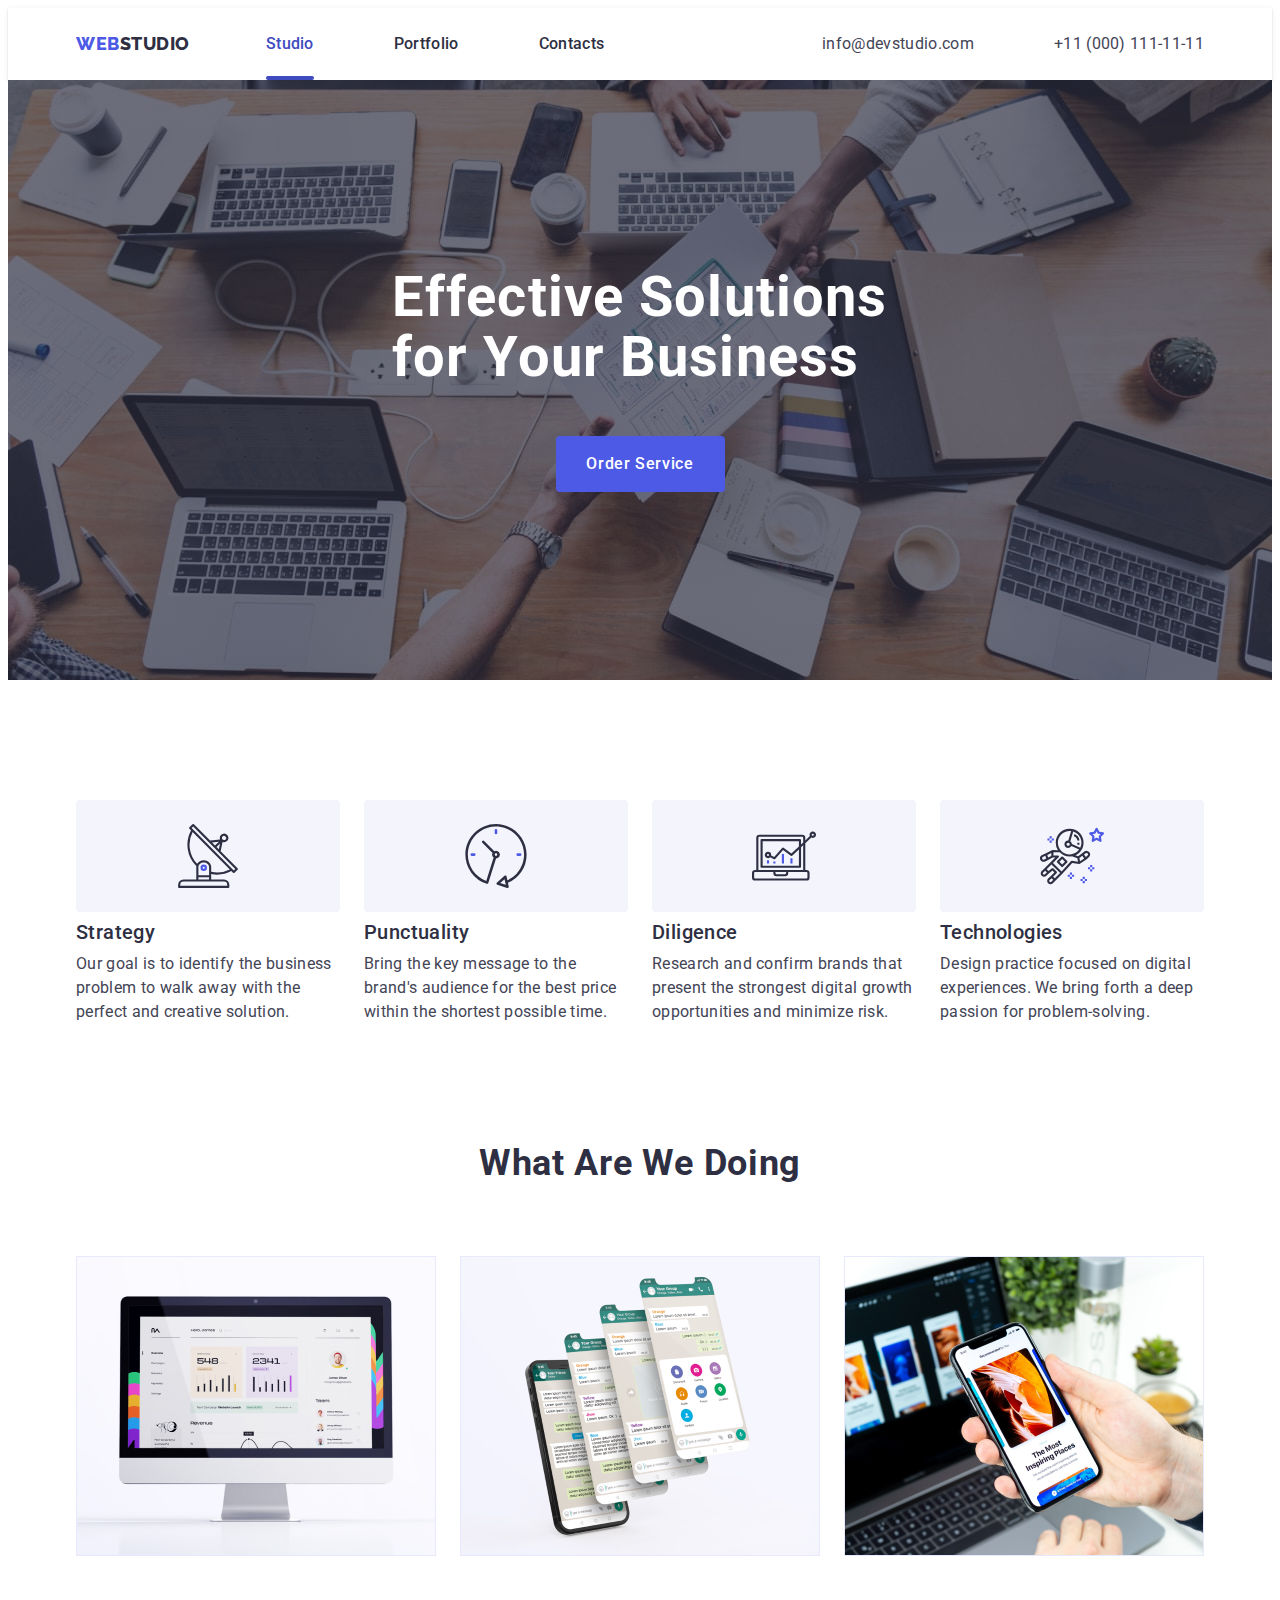
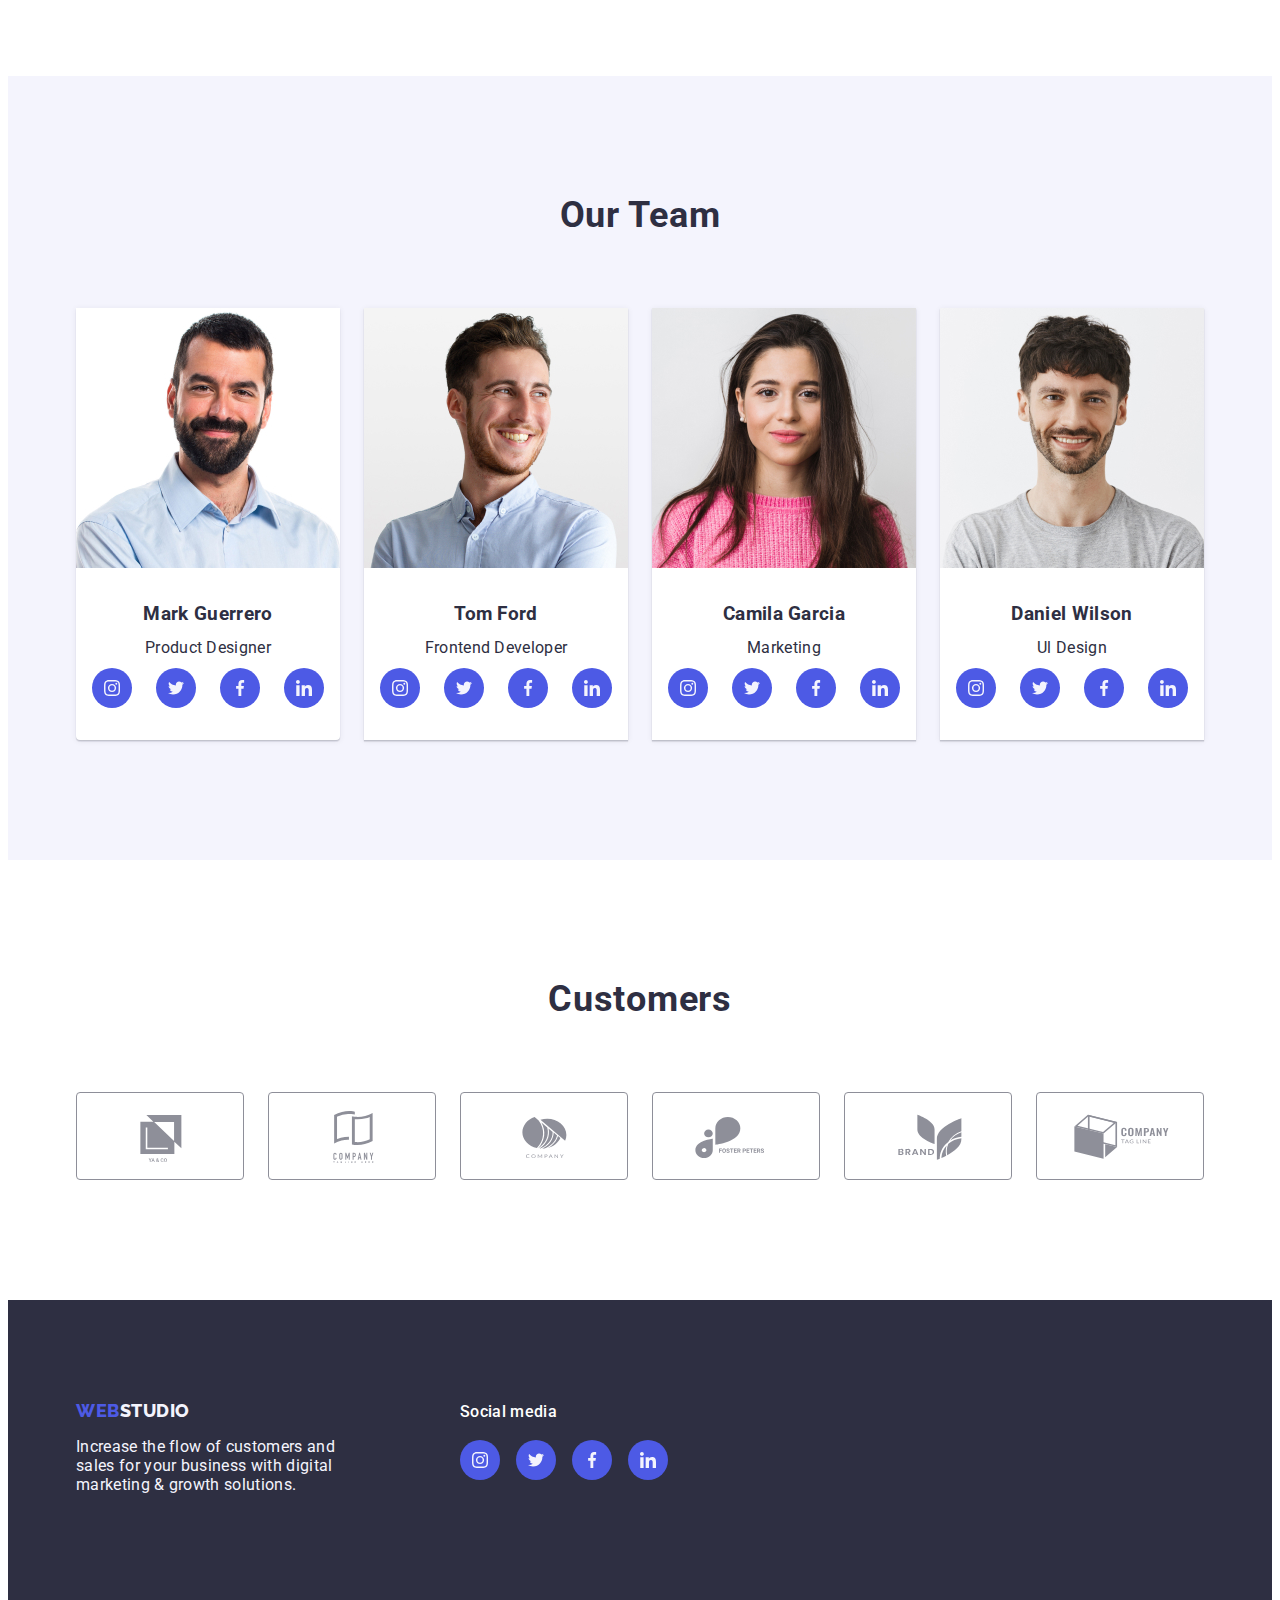
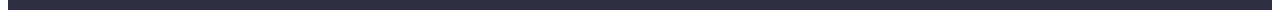
<file: index.html>
<!DOCTYPE html>
<html lang="en">
  <head>
    <meta charset="UTF-8" />
    <meta http-equiv="X-UA-Compatible" content="IE=edge" />
    <meta name="viewport" content="width=device-width, initial-scale=1.0" />
    <title>Document</title>
    <link rel="preconnect" href="https://fonts.googleapis.com" />
    <link rel="preconnect" href="https://fonts.gstatic.com" crossorigin />
    <link
      href="https://fonts.googleapis.com/css2?family=Raleway:wght@800&family=Roboto:wght@400;500;700&display=swap"
      rel="stylesheet"
    />
    <link
      rel="stylesheet"
      href="https://cdnjs.cloudflare.com/ajax/libs/modern-normalize/2.0.0/modern-normalize.min.css"
      integrity="sha512-4xo8blKMVCiXpTaLzQSLSw3KFOVPWhm/TRtuPVc4WG6kUgjH6J03IBuG7JZPkcWMxJ5huwaBpOpnwYElP/m6wg=="
      crossorigin="anonymous"
      referrerpolicy="no-referrer"
    />
    <link rel="stylesheet" href="./css/stryles.css" />
  </head>
  <body>
    <header class="header">
      <div class="header-container container">
        <nav class="page-nav">
          <a href="./index.html" class="link logo"
            >Web<span class="link accent">Studio</span></a
          >
          <ul class="list menu">
            <li class="item">
              <a href="./index.html" class="link active list">Studio</a>
            </li>
            <li class="item">
              <a href="./portfolio.html" class="link list">Portfolio</a>
            </li>
            <li class="item"><a href="" class="link list">Contacts</a></li>
          </ul>
        </nav>
        <address class="contacts">
          <ul class="list contacts">
            <li class="item">
              <a href="mailto:info@devstudio.com" class="link contacts"
                >info@devstudio.com</a
              >
            </li>
            <li class="item">
              <a href="tel:+110001111111" class="link contacts"
                >+11 (000) 111-11-11</a
              >
            </li>
          </ul>
        </address>
      </div>
    </header>
    <main>
      <section class="first-section">
        <div class="fsection-container container">
          <h1 class="headline">Effective Solutions for Your Business</h1>
          <button type="button" class="button" data-modal-open>
            Order Service
          </button>
        </div>
      </section>
      <section class="second-section">
        <div class="container">
          <h2 class="visually-hidden">Advantages</h2>
          <ul class="list desc">
            <li class="desc-items">
              <div class="icon-container">
                <svg class="advantages-icons" width="64" height="64">
                  <use href="./images/icons.svg#antenna"></use>
                </svg>
              </div>
              <h3 class="subtitle">Strategy</h3>
              <p class="text">
                Our goal is to identify the business problem to walk away with
                the perfect and creative solution.
              </p>
            </li>
            <li class="desc-items">
              <div class="icon-container">
                <svg class="advantages-icons" width="64" height="64">
                  <use href="./images/icons.svg#clock"></use>
                </svg>
              </div>
              <h3 class="subtitle">Punctuality</h3>
              <p class="text">
                Bring the key message to the brand's audience for the best price
                within the shortest possible time.
              </p>
            </li>
            <li class="desc-items">
              <div class="icon-container">
                <svg class="advantages-icons" width="64" height="64">
                  <use href="./images/icons.svg#diagram"></use>
                </svg>
              </div>
              <h3 class="subtitle">Diligence</h3>
              <p class="text">
                Research and confirm brands that present the strongest digital
                growth opportunities and minimize risk.
              </p>
            </li>
            <li class="desc-items">
              <div class="icon-container">
                <svg class="advantages-icons" width="64" height="64">
                  <use href="./images/icons.svg#astronaut"></use>
                </svg>
              </div>
              <h3 class="subtitle">Technologies</h3>
              <p class="text">
                Design practice focused on digital experiences. We bring forth a
                deep passion for problem-solving.
              </p>
            </li>
          </ul>
        </div>
      </section>
      <section class="third-section">
        <div class="ssection-container container">
          <h2 class="section-title">What are we doing</h2>
          <ul class="list doing">
            <li class="doing-img">
              <img
                src="./images/section2/photo1.jpg"
                alt="diagrams"
                width="360"
                height="300"
              />
            </li>
            <li class="doing-img">
              <img
                src="./images/section2/photo2.jpg"
                alt="group chat"
                width="360"
                height="300"
              />
            </li>
            <li class="doing-img">
              <img
                src="./images/section2/photo3.jpg"
                alt="recommendations"
                width="360"
                height="300"
              />
            </li>
          </ul>
        </div>
      </section>
      <section class="fourth-section">
        <div class="container">
          <h2 class="section-title">Our Team</h2>
          <ul class="list team">
            <li class="team-member">
              <img
                src="./images/section3/Mark.jpg"
                alt="Product Designer"
                width="264"
                height="260"
              />
              <div class="card-content">
                <h3 class="team-subtitle">Mark Guerrero</h3>
                <p class="team-text">Product Designer</p>
                <ul class="social list">
                  <li class="social-item">
                    <a href="" class="social-ref">
                      <svg class="social-icons" width="16" height="16">
                        <use href="./images/icons.svg#instagram"></use>
                      </svg>
                    </a>
                  </li>
                  <li class="social-item">
                    <a href="" class="social-ref">
                      <svg class="social-icons" width="16" height="16">
                        <use href="./images/icons.svg#twitter"></use>
                      </svg>
                    </a>
                  </li>
                  <li class="social-item">
                    <a href="" class="social-ref">
                      <svg class="social-icons" width="16" height="16">
                        <use href="./images/icons.svg#facebook"></use>
                      </svg>
                    </a>
                  </li>
                  <li class="social-item">
                    <a href="" class="social-ref">
                      <svg class="social-icons" width="16" height="16">
                        <use href="./images/icons.svg#linkedin"></use>
                      </svg>
                    </a>
                  </li>
                </ul>
              </div>
            </li>
            <li class="team-member">
              <img
                src="./images/section3/Tom.jpg"
                alt="Frontend Developer"
                width="264"
                height="260"
              />
              <div class="card-content">
                <h3 class="team-subtitle">Tom Ford</h3>
                <p class="team-text">Frontend Developer</p>
                <ul class="social list">
                  <li class="social-item">
                    <a href="" class="social-ref">
                      <svg class="social-icons" width="16" height="16">
                        <use href="./images/icons.svg#instagram"></use>
                      </svg>
                    </a>
                  </li>
                  <li class="social-item">
                    <a href="" class="social-ref">
                      <svg class="social-icons" width="16" height="16">
                        <use href="./images/icons.svg#twitter"></use>
                      </svg>
                    </a>
                  </li>
                  <li class="social-item">
                    <a href="" class="social-ref">
                      <svg class="social-icons" width="16" height="16">
                        <use href="./images/icons.svg#facebook"></use>
                      </svg>
                    </a>
                  </li>
                  <li class="social-item">
                    <a href="" class="social-ref">
                      <svg class="social-icons" width="16" height="16">
                        <use href="./images/icons.svg#linkedin"></use>
                      </svg>
                    </a>
                  </li>
                </ul>
              </div>
            </li>
            <li class="team-member">
              <img
                src="./images/section3/Camila.jpg"
                alt="Marketing"
                width="264"
                height="260"
              />
              <div class="card-content">
                <h3 class="team-subtitle">Camila Garcia</h3>
                <p class="team-text">Marketing</p>
                <ul class="social list">
                  <li class="social-item">
                    <a href="" class="social-ref">
                      <svg class="social-icons" width="16" height="16">
                        <use href="./images/icons.svg#instagram"></use>
                      </svg>
                    </a>
                  </li>
                  <li class="social-item">
                    <a href="" class="social-ref">
                      <svg class="social-icons" width="16" height="16">
                        <use href="./images/icons.svg#twitter"></use>
                      </svg>
                    </a>
                  </li>
                  <li class="social-item">
                    <a href="" class="social-ref">
                      <svg class="social-icons" width="16" height="16">
                        <use href="./images/icons.svg#facebook"></use>
                      </svg>
                    </a>
                  </li>
                  <li class="social-item">
                    <a href="" class="social-ref">
                      <svg class="social-icons" width="16" height="16">
                        <use href="./images/icons.svg#linkedin"></use>
                      </svg>
                    </a>
                  </li>
                </ul>
              </div>
            </li>
            <li class="team-member">
              <img
                src="./images/section3/Daniel.jpg"
                alt="UI Designer"
                width="264"
                height="260"
              />
              <div class="card-content">
                <h3 class="team-subtitle">Daniel Wilson</h3>
                <p class="team-text">Ul Design</p>
                <ul class="social list">
                  <li class="social-item">
                    <a href="" class="social-ref">
                      <svg class="social-icons" width="16" height="16">
                        <use href="./images/icons.svg#instagram"></use>
                      </svg>
                    </a>
                  </li>
                  <li class="social-item">
                    <a href="" class="social-ref">
                      <svg class="social-icons" width="16" height="16">
                        <use href="./images/icons.svg#twitter"></use>
                      </svg>
                    </a>
                  </li>
                  <li class="social-item">
                    <a href="" class="social-ref">
                      <svg class="social-icons" width="16" height="16">
                        <use href="./images/icons.svg#facebook"></use>
                      </svg>
                    </a>
                  </li>
                  <li class="social-item">
                    <a href="" class="social-ref">
                      <svg class="social-icons" width="16" height="16">
                        <use href="./images/icons.svg#linkedin"></use>
                      </svg>
                    </a>
                  </li>
                </ul>
              </div>
            </li>
          </ul>
        </div>
      </section>
      <!-- Пятая секция -->
      <section class="fifth-section">
        <div class="container">
          <h2 class="section-title">Customers</h2>
          <ul class="list custumers">
            <li class="customers-pt">
              <a href="" class="customers-ref">
                <svg class="customers-item" width="104" height="56">
                  <use href="./images/icons.svg#Logo"></use>
                </svg>
              </a>
            </li>
            <li class="customers-pt">
              <a href="" class="customers-ref">
                <svg class="customers-item" width="104" height="56">
                  <use href="./images/icons.svg#Logo-1"></use>
                </svg>
              </a>
            </li>
            <li class="customers-pt">
              <a href="" class="customers-ref">
                <svg class="customers-item" width="104" height="56">
                  <use href="./images/icons.svg#Logo-2"></use>
                </svg>
              </a>
            </li>
            <li class="customers-pt">
              <a href="" class="customers-ref">
                <svg class="customers-item" width="104" height="56">
                  <use href="./images/icons.svg#Logo-3"></use>
                </svg>
              </a>
            </li>
            <li class="customers-pt">
              <a href="" class="customers-ref">
                <svg class="customers-item" width="104" height="56">
                  <use href="./images/icons.svg#Logo-4"></use>
                </svg>
              </a>
            </li>
            <li class="customers-pt">
              <a href="" class="customers-ref">
                <svg class="customers-item" width="104" height="56">
                  <use href="./images/icons.svg#Logo-5"></use>
                </svg>
              </a>
            </li>
          </ul>
        </div>
      </section>
    </main>
    <footer class="footer">
      <div class="footer-container container">
        <div class="first-block">
          <a href="./index.html" class="link logo"
            >Web<span class="link alt">Studio</span></a
          >
          <p class="footer-text">
            Increase the flow of customers and sales for your business with
            digital marketing & growth solutions.
          </p>
        </div>
        <div class="second-block">
          <p class="footer-title">Social media</p>
          <ul class="footer-social list">
            <li class="social-item">
              <a href="" class="fsocial-ref">
                <svg class="social-icons" width="24" height="24">
                  <use href="./images/icons.svg#instagram"></use>
                </svg>
              </a>
            </li>
            <li class="social-item">
              <a href="" class="fsocial-ref">
                <svg class="social-icons" width="24" height="24">
                  <use href="./images/icons.svg#twitter"></use>
                </svg>
              </a>
            </li>
            <li class="social-item">
              <a href="" class="fsocial-ref">
                <svg class="social-icons" width="24" height="24">
                  <use href="./images/icons.svg#facebook"></use>
                </svg>
              </a>
            </li>
            <li class="social-item">
              <a href="" class="fsocial-ref">
                <svg class="social-icons" width="24" height="24">
                  <use href="./images/icons.svg#linkedin"></use>
                </svg>
              </a>
            </li>
          </ul>
        </div>
      </div>
    </footer>
    <div class="backdrop is-hidden" data-modal>
      <div class="modal">
        <button type="button" class="closer" data-modal-close>
          <svg class="close" width="8" height="8">
            <use href="./images/icons.svg#close"></use>
          </svg>
        </button>
      </div>
    </div>
    <script src="./js/modal.js"></script>
  </body>
</html>
</file>
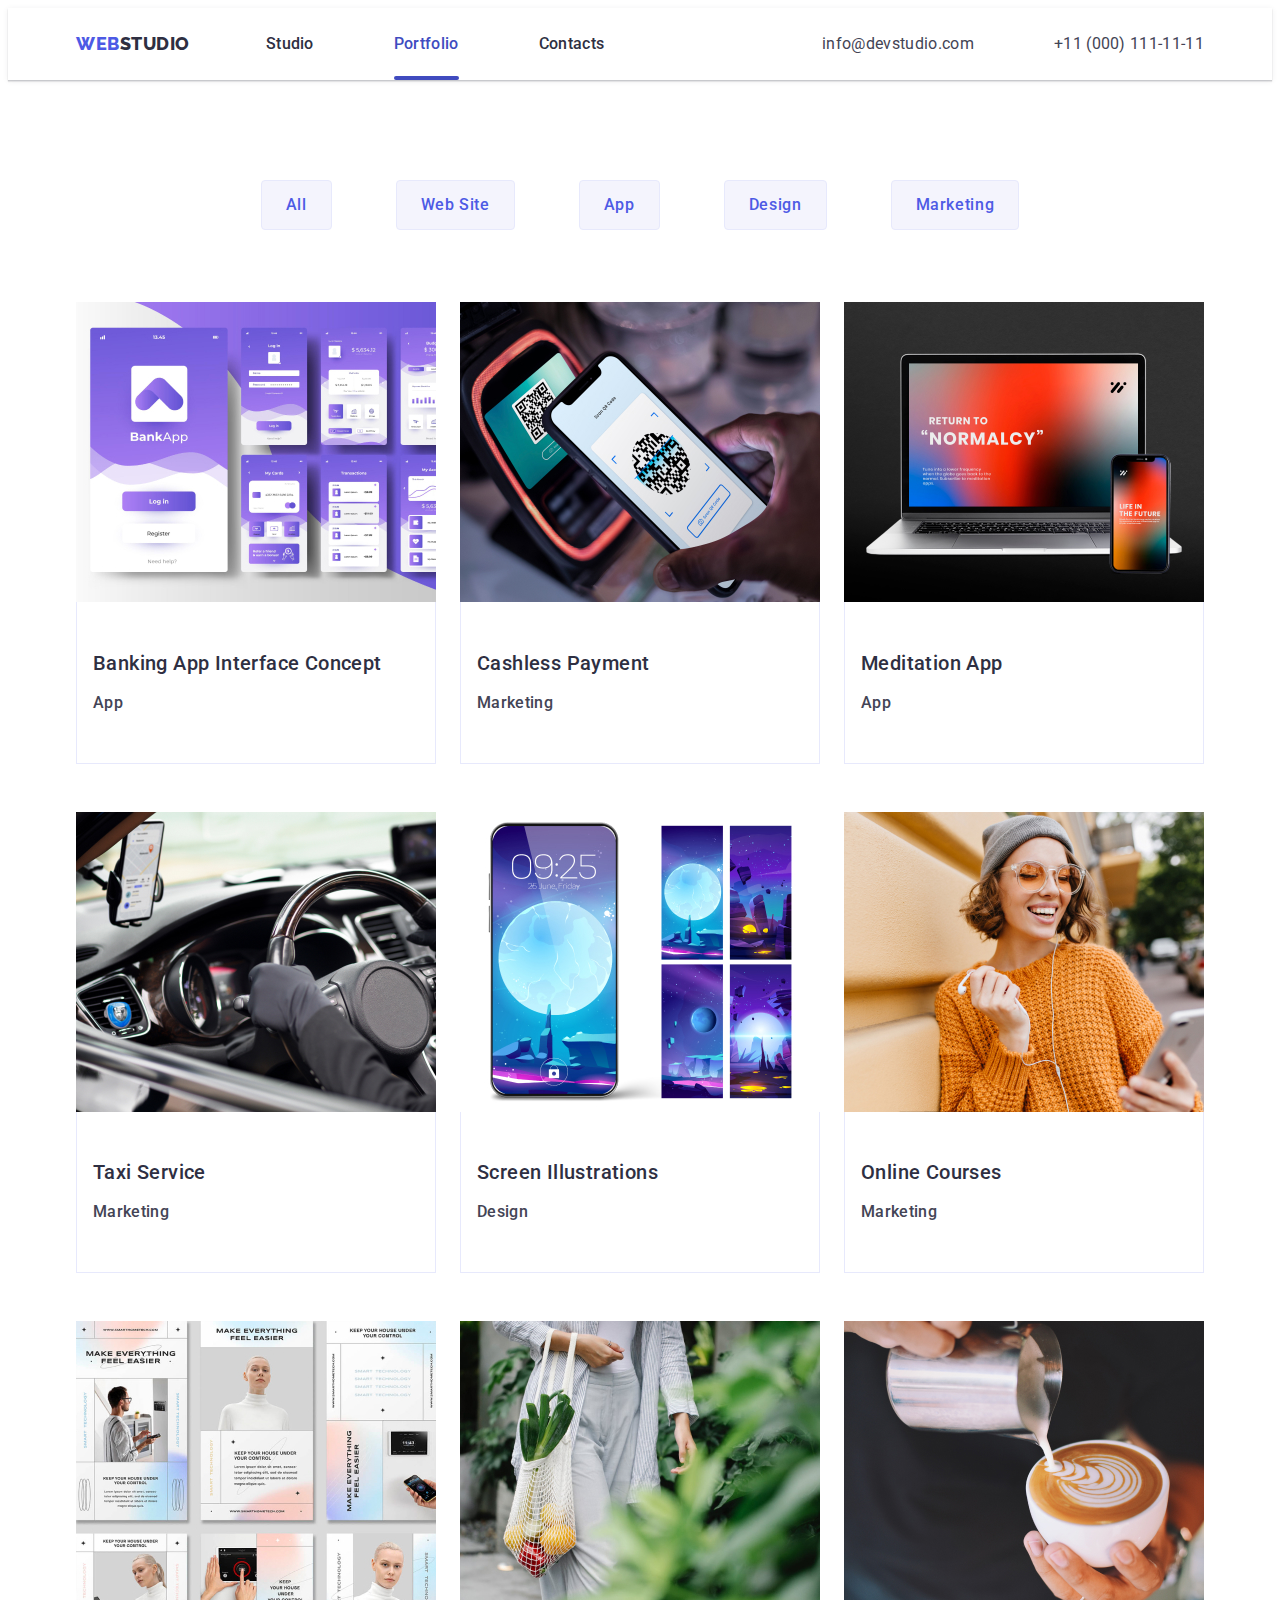
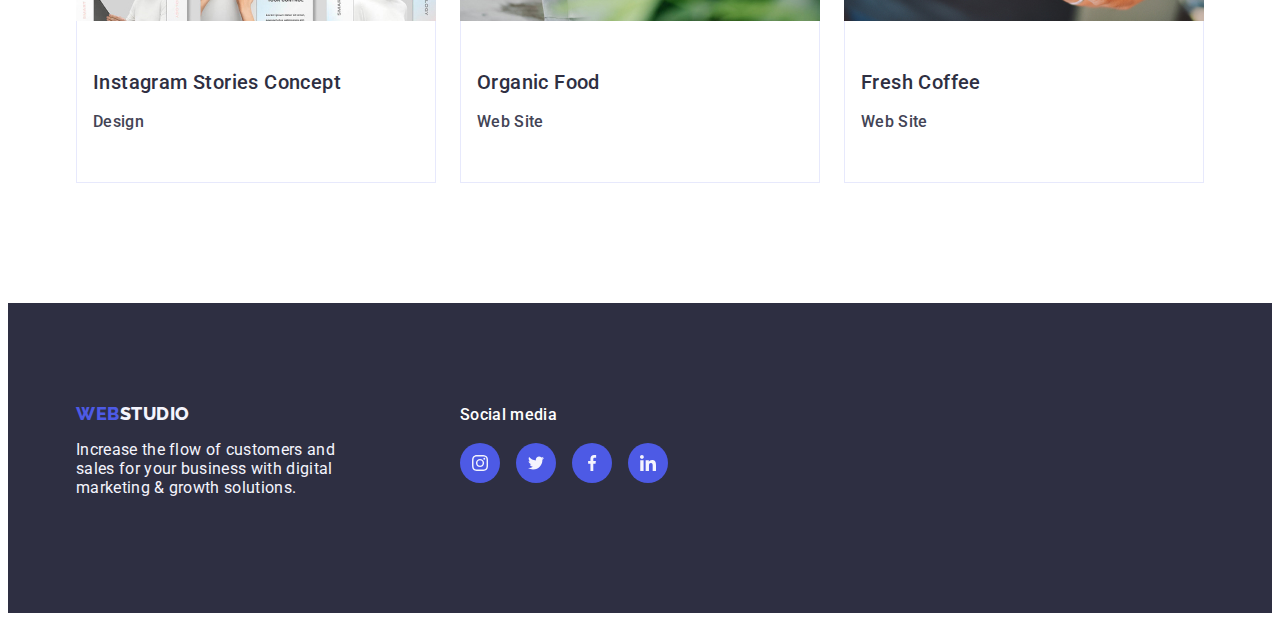
<file: portfolio.html>
<!DOCTYPE html>
<html lang="en">
  <head>
    <meta charset="UTF-8" />
    <meta http-equiv="X-UA-Compatible" content="IE=edge" />
    <meta name="viewport" content="width=device-width, initial-scale=1.0" />
    <title>Document</title>
    <link rel="preconnect" href="https://fonts.googleapis.com" />
    <link rel="preconnect" href="https://fonts.gstatic.com" crossorigin />
    <link
      href="https://fonts.googleapis.com/css2?family=Raleway:wght@800&family=Roboto:wght@400;500;700&display=swap"
      rel="stylesheet"
    />
    <link
      rel="stylesheet"
      href="https://cdnjs.cloudflare.com/ajax/libs/modern-normalize/2.0.0/modern-normalize.min.css"
      integrity="sha512-4xo8blKMVCiXpTaLzQSLSw3KFOVPWhm/TRtuPVc4WG6kUgjH6J03IBuG7JZPkcWMxJ5huwaBpOpnwYElP/m6wg=="
      crossorigin="anonymous"
      referrerpolicy="no-referrer"
    />
    <link rel="stylesheet" href="./css/stryles.css" />
  </head>
  <body>
    <header class="header">
      <div class="header-container container">
        <nav class="page-nav">
          <a href="./index.html" class="link logo"
            >Web<span class="link accent">Studio</span></a
          >
          <ul class="list menu">
            <li class="item">
              <a href="./index.html" class="link list">Studio</a>
            </li>
            <li class="item">
              <a href="./portfolio.html" class="link active list">Portfolio</a>
            </li>
            <li class="item"><a href="" class="link list">Contacts</a></li>
          </ul>
        </nav>
        <address class="contacts">
          <ul class="list contacts">
            <li class="item">
              <a href="mailto:info@devstudio.com" class="link contacts"
                >info@devstudio.com</a
              >
            </li>
            <li class="item">
              <a href="tel:+110001111111" class="link contacts"
                >+11 (000) 111-11-11</a
              >
            </li>
          </ul>
        </address>
      </div>
    </header>
    <main>
      <section class="portfolio">
        <div class="container">
          <h1 class="visually-hidden">Portfolio</h1>
          <ul class="list btns">
            <li class="item">
              <button type="button" class="btn">All</button>
            </li>
            <li class="item">
              <button type="button" class="btn">Web Site</button>
            </li>
            <li class="item">
              <button type="button" class="btn">App</button>
            </li>
            <li class="item">
              <button type="button" class="btn">Design</button>
            </li>
            <li class="item">
              <button type="button" class="btn">Marketing</button>
            </li>
          </ul>
          <ul class="list works">
            <li class="cards-element">
              <a href="" class="link work">
                <div class="card-thumb">
                  <img
                    src="./images/portfolio/pic1.jpg"
                    alt="App Interface"
                    width="360"
                    height="300"
                  />
                  <p class="card-inf">
                    14 Stylish and User-Friendly App Design Concepts · Task
                    Manager App · Calorie Tracker App · Exotic Fruit Ecommerce
                    App · Cloud Storage App
                  </p>
                </div>
                <div class="card-inside">
                  <h2 class="work-title">Banking App Interface Concept</h2>
                  <p class="work-desc">App</p>
                </div>
              </a>
            </li>
            <li class="cards-element">
              <a href="" class="link work">
                <div class="card-thumb">
                  <img
                    src="./images/portfolio/pic2.jpg"
                    alt="the act of payment"
                    width="360"
                    height="300"
                  />
                  <p class="card-inf">
                    14 Stylish and User-Friendly App Design Concepts · Task
                    Manager App · Calorie Tracker App · Exotic Fruit Ecommerce
                    App · Cloud Storage App
                  </p>
                </div>
                <div class="card-inside">
                  <h2 class="work-title">Cashless Payment</h2>
                  <p class="work-desc">Marketing</p>
                </div>
              </a>
            </li>
            <li class="cards-element">
              <a href="" class="link work"
                ><div class="card-thumb">
                  <img
                    src="./images/portfolio/pic3.jpg"
                    alt="a laptop and a phone with the app"
                    width="360"
                    height="300"
                  />
                  <p class="card-inf">
                    14 Stylish and User-Friendly App Design Concepts · Task
                    Manager App · Calorie Tracker App · Exotic Fruit Ecommerce
                    App · Cloud Storage App
                  </p>
                </div>
                <div class="card-inside">
                  <h2 class="work-title">Meditation App</h2>
                  <p class="work-desc">App</p>
                </div>
              </a>
            </li>
            <li class="cards-element">
              <a href="" class="link work"
                ><div class="card-thumb">
                  <img
                    src="./images/portfolio/pic4.jpg"
                    alt="fragment of taxi"
                    width="360"
                    height="300"
                  />
                  <p class="card-inf">
                    14 Stylish and User-Friendly App Design Concepts · Task
                    Manager App · Calorie Tracker App · Exotic Fruit Ecommerce
                    App · Cloud Storage App
                  </p>
                </div>
                <div class="card-inside">
                  <h2 class="work-title">Taxi Service</h2>
                  <p class="work-desc">Marketing</p>
                </div>
              </a>
            </li>
            <li class="cards-element">
              <a href="" class="link work"
                ><div class="card-thumb">
                  <img
                    src="./images/portfolio/pic5.jpg"
                    alt="a phone with illustration"
                    width="360"
                    height="300"
                  />
                  <p class="card-inf">
                    14 Stylish and User-Friendly App Design Concepts · Task
                    Manager App · Calorie Tracker App · Exotic Fruit Ecommerce
                    App · Cloud Storage App
                  </p>
                </div>
                <div class="card-inside">
                  <h2 class="work-title">Screen Illustrations</h2>
                  <p class="work-desc">Design</p>
                </div>
              </a>
            </li>
            <li class="cards-element">
              <a href="" class="link work"
                ><div class="card-thumb">
                  <img
                    src="./images/portfolio/pic6.jpg"
                    alt="a person with a phone"
                    width="360"
                    height="300"
                  />
                  <p class="card-inf">
                    14 Stylish and User-Friendly App Design Concepts · Task
                    Manager App · Calorie Tracker App · Exotic Fruit Ecommerce
                    App · Cloud Storage App
                  </p>
                </div>
                <div class="card-inside">
                  <h2 class="work-title">Online Courses</h2>
                  <p class="work-desc">Marketing</p>
                </div>
              </a>
            </li>
            <li class="cards-element">
              <a href="" class="link work"
                ><div class="card-thumb">
                  <img
                    src="./images/portfolio/pic7.jpg"
                    alt="Instagram stories examples"
                    width="360"
                    height="300"
                  />
                  <p class="card-inf">
                    14 Stylish and User-Friendly App Design Concepts · Task
                    Manager App · Calorie Tracker App · Exotic Fruit Ecommerce
                    App · Cloud Storage App
                  </p>
                </div>
                <div class="card-inside">
                  <h2 class="work-title">Instagram Stories Concept</h2>
                  <p class="work-desc">Design</p>
                </div>
              </a>
            </li>
            <li class="cards-element">
              <a href="" class="link work"
                ><div class="card-thumb">
                  <img
                    src="./images/portfolio/pic8.jpg"
                    alt="a person with a bag of food"
                    width="360"
                    height="300"
                  />
                  <p class="card-inf">
                    14 Stylish and User-Friendly App Design Concepts · Task
                    Manager App · Calorie Tracker App · Exotic Fruit Ecommerce
                    App · Cloud Storage App
                  </p>
                </div>
                <div class="card-inside">
                  <h2 class="work-title">Organic Food</h2>
                  <p class="work-desc">Web Site</p>
                </div>
              </a>
            </li>
            <li class="cards-element">
              <a href="" class="link work"
                ><div class="card-thumb">
                  <img
                    src="./images/portfolio/pic9.jpg"
                    alt="a cup of coffee"
                    width="360"
                    height="300"
                  />
                  <p class="card-inf">
                    14 Stylish and User-Friendly App Design Concepts · Task
                    Manager App · Calorie Tracker App · Exotic Fruit Ecommerce
                    App · Cloud Storage App
                  </p>
                </div>
                <div class="card-inside">
                  <h2 class="work-title">Fresh Coffee</h2>
                  <p class="work-desc">Web Site</p>
                </div>
              </a>
            </li>
          </ul>
        </div>
      </section>
    </main>
    <footer class="footer">
      <div class="footer-container container">
        <div class="first-block">
          <a href="./index.html" class="link logo"
            >Web<span class="link alt">Studio</span></a
          >
          <p class="footer-text">
            Increase the flow of customers and sales for your business with
            digital marketing & growth solutions.
          </p>
        </div>
        <div class="second-block">
          <p class="footer-title">Social media</p>
          <ul class="footer-social list">
            <li class="social-item">
              <a href="" class="fsocial-ref">
                <svg class="social-icons" width="24" height="24">
                  <use href="./images/icons.svg#instagram"></use>
                </svg>
              </a>
            </li>
            <li class="social-item">
              <a href="" class="fsocial-ref">
                <svg class="social-icons" width="24" height="24">
                  <use href="./images/icons.svg#twitter"></use>
                </svg>
              </a>
            </li>
            <li class="social-item">
              <a href="" class="fsocial-ref">
                <svg class="social-icons" width="24" height="24">
                  <use href="./images/icons.svg#facebook"></use>
                </svg>
              </a>
            </li>
            <li class="social-item">
              <a href="" class="fsocial-ref">
                <svg class="social-icons" width="24" height="24">
                  <use href="./images/icons.svg#linkedin"></use>
                </svg>
              </a>
            </li>
          </ul>
        </div>
      </div>
    </footer>
  </body>
</html>
</file>
<file: css/stryles.css>
html {
    box-sizing: border-box;
}

*,
*::before,
*::after {
    box-sizing: inherit;
}

:root {
    --secondary-color: #4d5ae5;
    --color-ocean: #404bbf;
    --title-color: #2e2f42;
    --color-green: #31d0aa;
    --primary-color: #434455;
    --mediocre-color: #8e8f99;
    --color-cornflower: #e7e9fc;
    --color-cloud: #f4f4fd;
    --color-navy-blue-modal: #2e2f42;
    --color-grey: #2e2f42;
    --fill-color: #ffffff;
    --color-dairy: #fcfcfc;
}

    body {
        color: var(--primary-color);
        background-color: var(--fill-color);
        font-family: Roboto, sans-serif;
        letter-spacing: 0.02em;
    }

    .container {
        width: 1158px;
        padding: 0 15px;
        margin-left: auto;
        margin-right: auto;
    }

    img {
        display: block;
    }

    /* Header */


    .header {
        background-color: #FFFFFF;
        box-shadow: 0px 2px 1px rgba(46, 47, 66, 0.08), 0px 1px 1px rgba(46, 47, 66, 0.16), 0px 1px 6px rgba(46, 47, 66, 0.08);
    }


    .header-container {
        display: flex;
        align-items: center;
    }

    ul {
        list-style: none;
        margin: 0;
        padding: 0;
    }

    .page-nav {
        display: flex;
        align-items: center;
    }

    .logo {
        display: inline-block;
        color: #4d5ae5;
        font-family: Raleway, sans-serif; 
        font-weight: 800;
        font-size: 18px; 
        line-height: 1.17;
        letter-spacing: 0.03em;
        text-decoration: none;
        text-transform: uppercase;
        text-decoration: none;
        margin-right: 76px;

        transition: color 250ms cubic-bezier(0.4, 0, 0.2, 1);
    }

    .logo:hover,
    .logo:focus {
        color: #404bbf;
    }

    .accent {
    color: var(--title-color);
    transition: color 250ms cubic-bezier(0.4, 0, 0.2, 1);
    }

    .accent:hover,
    .accent:focus {
        color: #404bbf;
    }

    .alt {
    color: #f4f4fd;
    }

    .menu {
    display: flex;
    gap: 40px;
    }


    .list {
    color: var(--title-color);
    font-size: 16px; 
    line-height: 1.5;
    text-decoration: none;
    list-style: none;
    font-weight: 500;
    letter-spacing: 0.02em;
    text-decoration: none;
    transition: color 250ms cubic-bezier(0.4, 0, 0.2, 1);
    }

    .menu {
    display: flex;
    gap: 40px;
    }

    .list .item:not(:last-child) {
        margin-right: 40px;
    }

    .item>.link:hover,
    .item>.link:focus {
    color: var(--color-ocean);
    }

    .item > .link {
    display: flex;
    padding: 24px 0;
    position: relative;
    }

    .active {
        color: #404bbf;
    }

    .item>.link::after {
        content: '';
        position: absolute;
        top: 68px;
        left: 0;
        width: 100%;
        height: 4px;
        border-radius: 2px;
    }

    .item>.link.active::after {
        background-color: var(--color-ocean);
        bottom: -1px;
    }

    .list .contacts .item + .item {
        margin-left: 40px;
    }

    .contacts {
    display: flex;
    margin-left: auto;
    gap: 40px;
    color: var(--primary-color);
    font-weight: 400;
    font-size: 16px; 
    line-height: 1.5;
    text-decoration: none;
    font-style: normal;
    list-style: none;
    transition: color 250ms cubic-bezier(0.4, 0, 0.2, 1);
    }

    .contacts:hover,
    .contacts:focus {
    color: #404bbf;
    }

    .portfolio {
    padding-top: 100px;
    padding-bottom: 120px;
    }

    /* Second section */

    .second-section {
    padding: 120px 0;
    }

    .visually-hidden {
    position: absolute;
    width: 1px;
    height: 1px;
    margin: -1px;
    border: 0;
    padding: 0;
    
    white-space: nowrap;
    clip-path: inset(100%);
    clip: rect(0 0 0 0);
    overflow: hidden;
    }

    .desc {
    display: flex;
    gap: 24px;
    margin: 0;
    }

    .desc-items {
    width: calc((100% - 72px) / 4);
    }

    .icon-container {
    display: flex;
    align-items: center;
    justify-content: center;
    height: 112px;
    background-color: #f4f4fd;
    border-radius: 4px;
    margin-bottom: 8px;
    }

    /* Third section */

    .ssection-container {
        padding-bottom: 120px;
    }

    .doing {
    display: flex;
    gap: 24px;
    margin: 0;
    }

    .doing .doing-img:first-child {
        width: calc((100% - 48px) / 3);
    }

    .fsection-container {
    display: flex;
    flex-direction: column;
    align-items: center;
    margin-right: auto;
    margin-left: auto;
    max-width: 1440px;
    height: 600px;
    margin-bottom: 120px;
    }

    .first-section {
    background-color: #2e2f42;
    margin-left: auto;
    margin-right: auto;
    padding: 188px 0;
    max-width: 1440px;
    height: 600px;
    background-image: linear-gradient(rgba(46, 47, 66, 0.7), rgba(46, 47, 66, 0.7)), url(../images/people.jpg);
    background-repeat: no-repeat;
    background-position: center;
    background-size: cover;
    }

    .headline { 
    margin-top: 0;
    margin-bottom: 48px;
    max-width: 496px;
    color: #ffffff; 
    font-size: 56px; 
    line-height: 1.07;
    letter-spacing: 0.02em;
    }

    .section-title {
    margin-top: 0;
    margin-bottom: 72px;
    color: var(--title-color);
    font-weight: 700; 
    font-size: 36px; 
    line-height: 1.11; 
    text-align: Center;
    text-transform: capitalize;
    letter-spacing: 0.02em;
    }

    /* Fourth (team) section */

    .fourth-section {
    padding: 120px 0;
    }

    .team-subtitle {
    text-align: center;
    margin: 0;
    }

    .team-text {
    text-align: center;
    font-weight: 400;
    margin: 8px 0;
    }
    
    .team-member {
    background-color: #ffffff;
    box-shadow: 0px 1px 6px rgba(46, 47, 66, 0.08), 0px 1px 1px rgba(46, 47, 66, 0.16), 0px 2px 1px rgba(46, 47, 66, 0.08);
    }

    .team-member:nth-child(4n) {
    padding-right: 0;
    }

    .team-member:first-child {
    width: calc((100% - 72px) / 4);
    border-radius: 0px 0px 4px 4px;
    }

    .team {
    display: flex;
    gap: 24px;
    margin: 0;
    background-color: #F4F4FD;    
    }

    .social {
    display: flex;
    justify-content: center;
    gap: 24px;
    padding: 0;
    width: 40px;
    height: 40px;
    }

    .social-ref {
    border-radius: 50%;
    background-color: var(--secondary-color);
    padding: 12px;
    width: 100%;
    height: 100%;
    display: flex;
    align-items: center;
    justify-content: center;
    transition: background-color 250ms cubic-bezier(0.4, 0, 0.2, 1);
    }

    .social-icons {
    fill: var(--color-cloud);
    }

    .social-ref:hover,
    .social-ref:focus {
    background-color: #404bbf;
    }

    .button {
    display: block;
    min-width: 169px;
    height: 56px;
    border: none;
    cursor: pointer;
    border-radius: 4px;
    font-family: "Roboto", sans-serif;
    background-color: var(--secondary-color);
    color: #ffffff;
    font-weight: 500;
    font-size: 16px; 
    line-height: 1.5;
    letter-spacing: 0.04em;
    transition: background-color 250ms cubic-bezier(0.4, 0, 0.2, 1);
    }

    .button:hover,
    .button:focus {
    background-color: #404BBF;
    }

    /* Fifth section */

    .fifth-section {
    padding-top: 120px;
    padding-bottom: 120px;
    }

    .custumers {
    display: flex;
    padding: 0;
    gap: 24px;
    }

    .customers-pt {
    margin: 0;
    width: calc((100% - 120px) / 6);
    height: 88px;
    }

    .customers-ref {
    width: 100%;
    height: 100%;
    border: 1px solid var(--mediocre-color);
    border-radius: 4px;
    display: flex;
    align-items: center;
    justify-content: center;
    color: var(--mediocre-color);
    transition: border-color 250ms cubic-bezier(0.4, 0, 0.2, 1),
        color 250ms cubic-bezier(0.4, 0, 0.2, 1);
    }

    .customers-ref:hover,
    .customers-ref:focus {
    border-color: #404bbf;
    color: #404bbf;
    }

    .customers-item {
    fill: currentColor;
    }


    /* Portfolio btn */

    .btns {
    display: flex;
    justify-content: center;
    gap: 24px;
    margin-bottom: 72px;
    }

    .btn {
    padding: 12px 24px;
    border-radius: 4px;
    border: 1px solid #e7e9fc;

    font-family: "Roboto", sans-serif;
    background-color: #F4F4FD;
    color: var(--secondary-color);
    font-weight: 500; 
    font-size: 16px; 
    line-height: 1.5; 
    letter-spacing: 0.04em;
    transition: color 250ms cubic-bezier(0.4, 0, 0.2, 1), background-color 250ms cubic-bezier(0.4, 0, 0.2, 1), border-color 250ms cubic-bezier(0.4, 0, 0.2, 1),box-shadow 250ms cubic-bezier(0.4, 0, 0.2, 1);
    }

    .btn:hover,
    .btn:focus {
    box-shadow: 0px 3px 1px rgba(0, 0, 0, 0.1), 0px 2px 1px rgba(0, 0, 0, 0.08), 0px 2px 2px rgba(0, 0, 0, 0.12);
    }
    
    button:hover,
    button:focus {
    color: #ffffff;
    background-color: #404bbf;
    cursor: pointer;
    border: 1px solid transparent;
    }

   .subtitle {
    margin-top: 0;
    margin-bottom: 8px;
    color: var(--title-color);
    font-weight: 500; 
    font-size: 20px; 
    line-height: 1.2;
    text-align: left;
    letter-spacing: 0.02em;
   }

   /* Fourth section */


   .fourth-section {
    background-color: #F4F4FD;
   }

   .card-content {
    padding: 32px 16px;
    display: flex;
    align-items: center;
    flex-direction: column;
   }

   .text {
    margin: 0;
    color: var(--primary-color);
    font-weight: 400; 
    font-size: 16px; 
    line-height: 1.5; 
    text-align: left;
   }

   .works {
    display: flex;
    flex-wrap: wrap;
    column-gap: 24px;
    row-gap: 48px;
    list-style: none;
    transition: box-shadow 250ms cubic-bezier(0.4, 0, 0.2, 1);
   }

   .work-title {
   font-weight: 500;
    font-size: 20px;
    line-height: 1.2;
    letter-spacing: 0.02em;
    color: #2e2f42;
    margin-bottom: 8px;
   }

   .work-desc {
    color: var(--primary-color);
   }

   .work {
    display: block;
    transition: box-shadow 250ms cubic-bezier(0.4, 0, 0.2, 1);
   }

   .work:hover .card-inf,
   .work:focus .card-inf{
    transform: translateY(0%);
   }

   .work:hover,
   .work:focus {
    box-shadow: 0px 1px 6px rgba(46, 47, 66, 0.08), 0px 1px 1px rgba(46, 47, 66, 0.16), 0px 2px 1px rgba(46, 47, 66, 0.08);
   }

   .btn {
    list-style: none;
   }

   /* Cards */

   .cards-element {
    width: calc((100% - 48px) / 3);
    margin-left: 0;
    padding: 0;
    position: relative;
   }

   .cards-element:nth-last-child(-n + 3) {
    margin-bottom: 0;
   }

   .cards-element:nth-child(3n) {
       margin-right: 0;
   } 

   .card-inside {
    padding: 32px 16px;
    border: 1px solid #e7e9fc;
    border-top: none;
   }

   .card-thumb {
    position: relative;
    overflow: hidden;
   }
   
    .card-inf {
    position: absolute;
    top: 0;
    padding: 40px 32px;
    width: 296px;
    height: 96px;
    font-weight: 400;
    font-size: 16px;
    line-height: 1.5;
    letter-spacing: 0.02em;
    color: #F4F4FD;
    background-color: #4d5ae5;
    width: 100%;
    height: 100%;
    transform: translateY(100%);
    transition: transform 250ms cubic-bezier(0.4, 0, 0.2, 1);
    margin: 0;
   }

    .work {
        text-decoration: none;
    }

   .footer {
    background-color: #2e2f42;
    padding-top: 100px;
    padding-bottom: 100px;
   }

   .footer-container {
    display: flex;
    align-items: baseline;
   }

   .first-block {
    margin-right: 120px;
   }

   .footer-text {
    font-weight: 400;
    font-size: 16px;
    max-width: 264px;
    color: #f4f4fd;
   }

   .footer-title {
    margin-top: 0;
    margin-bottom: 16px;
    font-weight: 500;
    font-size: 16px;
    line-height: 1.5;
    letter-spacing: 0.02em;
    color: #FFFFFF;
   }

   .footer-social {
    display: flex;
    gap: 16px;
   }

   .social-item {
    width: 40px;
    height: 40px;
   }

   .fsocial-ref {
    border-radius: 50%;
    background-color: var(--secondary-color);
    padding: 12px;
    width: 100%;
    height: 100%;
    display: flex;
    align-items: center;
    justify-content: center;
    transition: background-color 250ms cubic-bezier(0.4, 0, 0.2, 1);
   }

   .fsocial-ref:hover,
   .fsocial-ref:focus {
    background-color: #31d0aa;
   }

   .backdrop {
    position: fixed;
    top: 0;
    left: 0;
    width: 100%;
    height: 100%;
    background-color: rgba(46, 47, 66, 0.4);
   }

   .backdrop.is-hidden {
    opacity: 0;
    visibility: hidden;
    pointer-events: none;
    transition: opacity 250ms cubic-bezier(0.4, 0, 0.2, 1), visibility 250ms cubic-bezier(0.4, 0, 0.2, 1);
   }

   .modal {
    position: absolute;
    top: 50%;
    left: 50%;
    transform: translate(-50%, -50%);
    transition: transform 250ms cubic-bezier(0.4, 0, 0.2, 1);

    min-width: 408px;
    min-height: 584px;
    border-radius: 4px;
    background-color: #FCFCFC;
    box-shadow: 0px 1px 1px rgba(0, 0, 0, 0.14), 0px 1px 3px rgba(0, 0, 0, 0.12), 0px 2px 1px rgba(0, 0, 0, 0.2);
   }

   .closer {
    position: absolute;
    top: 24px;
    right: 24px;
    width: 24px;
    height: 24px;
    border-radius: 50%;
    display: flex;
    align-items: center;
    justify-content: center;
    background-color: #e7e9fc;
    border: 1px solid rgba(0, 0, 0, 0.1);
    padding: 0;
    cursor: pointer;
    transition: background-color 250ms cubic-bezier(0.4, 0, 0.2, 1), border 250ms cubic-bezier(0.4, 0, 0.2, 1);
   }

   .closer:hover,
   .closer:focus {
    background-color: #404bbf;
    border: none;
    fill: #ffffff;
   }

   .close {
    transition: fill 250ms cubic-bezier(0.4, 0, 0.2, 1);
   }
</file>
